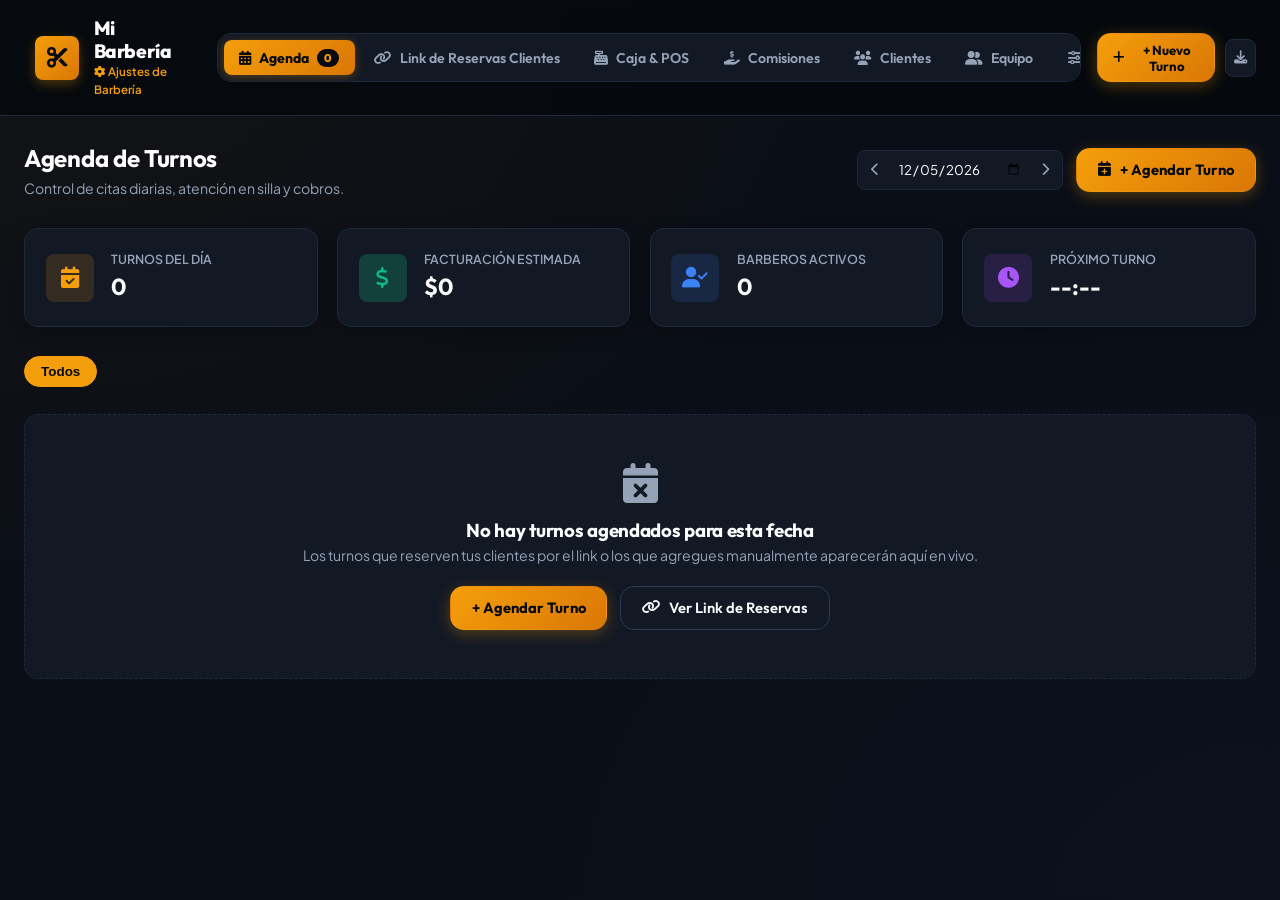
<file: index.html>
<!DOCTYPE html>
<html lang="es">
<head>
    <meta charset="UTF-8">
    <meta name="viewport" content="width=device-width, initial-scale=1.0">
    <title>BarberFlow - Panel de Control para Barberías</title>
    <!-- Google Fonts -->
    <link rel="preconnect" href="https://fonts.googleapis.com">
    <link rel="preconnect" href="https://fonts.gstatic.com" crossorigin>
    <link href="https://fonts.googleapis.com/css2?family=Outfit:wght@400;500;600;700;800&family=Plus+Jakarta+Sans:wght@400;500;600;700&display=swap" rel="stylesheet">
    <!-- Font Awesome Icons -->
    <link rel="stylesheet" href="https://cdnjs.cloudflare.com/ajax/libs/font-awesome/6.4.0/css/all.min.css">
    <!-- CSS -->
    <link rel="stylesheet" href="css/styles.css">
</head>
<body class="dark-theme">

    <!-- Barra Superior -->
    <header class="app-topbar">
        <div class="topbar-inner">
            <div class="shop-branding" onclick="switchMainTab('settings')">
                <div class="shop-logo-badge" id="headerShopLogoBadge">
                    <i class="fa-solid fa-scissors"></i>
                </div>
                <div class="shop-info-text">
                    <h1 class="shop-title-display" id="headerShopTitle">Mi Barbería</h1>
                    <span class="shop-subtitle"><i class="fa-solid fa-gear"></i> Ajustes de Barbería</span>
                </div>
            </div>

            <!-- Navegación de Herramientas Reales -->
            <nav class="main-tabs-nav">
                <button class="nav-tab-btn active" data-tab="agenda" onclick="switchMainTab('agenda')">
                    <i class="fa-solid fa-calendar-days"></i>
                    <span>Agenda</span>
                    <span class="badge-pill" id="badgePendingCount">0</span>
                </button>
                <button class="nav-tab-btn" data-tab="booking-link" onclick="switchMainTab('booking-link')">
                    <i class="fa-solid fa-link"></i>
                    <span>Link de Reservas Clientes</span>
                </button>
                <button class="nav-tab-btn" data-tab="pos" onclick="switchMainTab('pos')">
                    <i class="fa-solid fa-cash-register"></i>
                    <span>Caja & POS</span>
                </button>
                <button class="nav-tab-btn" data-tab="commissions" onclick="switchMainTab('commissions')">
                    <i class="fa-solid fa-hand-holding-dollar"></i>
                    <span>Comisiones</span>
                </button>
                <button class="nav-tab-btn" data-tab="clients" onclick="switchMainTab('clients')">
                    <i class="fa-solid fa-users"></i>
                    <span>Clientes</span>
                </button>
                <button class="nav-tab-btn" data-tab="barbers" onclick="switchMainTab('barbers')">
                    <i class="fa-solid fa-user-group"></i>
                    <span>Equipo</span>
                </button>
                <button class="nav-tab-btn" data-tab="settings" onclick="switchMainTab('settings')">
                    <i class="fa-solid fa-sliders"></i>
                    <span>Servicios y Ajustes</span>
                </button>
            </nav>

            <div class="topbar-actions">
                <button class="btn btn-primary btn-sm" onclick="openNewWalkInModal()">
                    <i class="fa-solid fa-plus"></i> + Nuevo Turno
                </button>
                <button class="btn-icon" onclick="exportDataBackup()" title="Descargar Respaldo de esta Barbería">
                    <i class="fa-solid fa-download"></i>
                </button>
            </div>
        </div>
    </header>

    <!-- Área de Trabajo -->
    <main class="app-workspace container">

        <!-- ========================================================================= -->
        <!-- 1. AGENDA EN VIVO                                                         -->
        <!-- ========================================================================= -->
        <section class="tab-panel active" id="panelAgenda">
            <div class="panel-header-row">
                <div class="panel-title-area">
                    <h2>Agenda de Turnos</h2>
                    <p class="text-muted">Control de citas diarias, atención en silla y cobros.</p>
                </div>
                <div class="panel-controls-group">
                    <div class="date-navigator">
                        <button class="btn-nav-date" onclick="changeAgendaDate(-1)"><i class="fa-solid fa-chevron-left"></i></button>
                        <input type="date" id="agendaDatePicker" onchange="loadAgenda()">
                        <button class="btn-nav-date" onclick="changeAgendaDate(1)"><i class="fa-solid fa-chevron-right"></i></button>
                    </div>
                    <button class="btn btn-primary" onclick="openNewWalkInModal()">
                        <i class="fa-solid fa-calendar-plus"></i> + Agendar Turno
                    </button>
                </div>
            </div>

            <!-- Resumen de Métricas -->
            <div class="kpi-banner">
                <div class="kpi-item">
                    <div class="kpi-icon gold"><i class="fa-solid fa-calendar-check"></i></div>
                    <div>
                        <span class="kpi-label">Turnos del Día</span>
                        <strong class="kpi-val" id="kpiTodayCount">0</strong>
                    </div>
                </div>
                <div class="kpi-item">
                    <div class="kpi-icon green"><i class="fa-solid fa-dollar-sign"></i></div>
                    <div>
                        <span class="kpi-label">Facturación Estimada</span>
                        <strong class="kpi-val" id="kpiTodayRevenue">$0</strong>
                    </div>
                </div>
                <div class="kpi-item">
                    <div class="kpi-icon blue"><i class="fa-solid fa-user-check"></i></div>
                    <div>
                        <span class="kpi-label">Barberos Activos</span>
                        <strong class="kpi-val" id="kpiActiveBarbers">0</strong>
                    </div>
                </div>
                <div class="kpi-item">
                    <div class="kpi-icon purple"><i class="fa-solid fa-clock"></i></div>
                    <div>
                        <span class="kpi-label">Próximo Turno</span>
                        <strong class="kpi-val" id="kpiNextTime">--:--</strong>
                    </div>
                </div>
            </div>

            <!-- Filtro por Barbero -->
            <div class="barbers-filter-row" id="agendaBarberFilters"></div>

            <!-- Grilla de Turnos -->
            <div class="appointments-board" id="agendaAppointmentsContainer"></div>
        </section>

        <!-- ========================================================================= -->
        <!-- 2. LINK DE RESERVAS ONLINE PARA CLIENTES                                  -->
        <!-- ========================================================================= -->
        <section class="tab-panel" id="panelBookingLink">
            <div class="share-link-card">
                <div class="share-link-header">
                    <div class="share-icon"><i class="fa-solid fa-calendar-check"></i></div>
                    <div>
                        <h3>Link de Reservas para tus Clientes</h3>
                        <p class="text-muted">Comparte este link con tus clientes para que agenden sus turnos por internet y aparezcan directamente en tu Agenda.</p>
                    </div>
                </div>
                <div class="share-input-row">
                    <input type="text" readonly id="publicBookingLinkInput" class="input-field link-input">
                    <button class="btn btn-primary" onclick="copyPublicBookingLink()"><i class="fa-regular fa-copy"></i> Copiar Link</button>
                    <button class="btn btn-whatsapp" onclick="shareBookingWhatsApp()"><i class="fa-brands fa-whatsapp"></i> Compartir por WhatsApp</button>
                    <button class="btn btn-secondary" onclick="openBookingPortalTab()"><i class="fa-solid fa-arrow-up-right-from-square"></i> Probar Link</button>
                </div>
            </div>

            <div class="app-card mt-4">
                <div class="card-header">
                    <h3><i class="fa-solid fa-circle-check text-green"></i> ¿Cómo funciona el link de reservas?</h3>
                </div>
                <div class="card-body">
                    <p class="text-muted" style="line-height: 1.8;">
                        1. Pega este link en tu biografía de <strong>Instagram</strong>, <strong>Facebook</strong> o pásalo por <strong>WhatsApp</strong>.<br>
                        2. Tus clientes eligen el servicio, barbero y horario disponible.<br>
                        3. Al confirmar, el turno entra <strong>automáticamente a tu Agenda en Vivo</strong> con los datos del cliente sin que tengas que responder mensajes manualmente.
                    </p>
                </div>
            </div>
        </section>

        <!-- ========================================================================= -->
        <!-- 3. CAJA & PUNTO DE VENTA (POS)                                            -->
        <!-- ========================================================================= -->
        <section class="tab-panel" id="panelPos">
            <div class="panel-header-row">
                <div class="panel-title-area">
                    <h2>Caja & Cobros Diarios (POS)</h2>
                    <p class="text-muted">Control de ingresos por servicios y productos, retiros de dinero y formas de pago.</p>
                </div>
                <div class="panel-controls-group">
                    <button class="btn btn-secondary" onclick="openExpenseModal()">
                        <i class="fa-solid fa-arrow-trend-down"></i> Registrar Gasto / Retiro
                    </button>
                    <button class="btn btn-primary" onclick="openQuickSaleModal()">
                        <i class="fa-solid fa-cart-plus"></i> + Registrar Venta / Cobro
                    </button>
                </div>
            </div>

            <!-- Balances -->
            <div class="pos-balance-grid">
                <div class="pos-card total">
                    <span class="pos-card-title">Balance Neto en Caja Hoy</span>
                    <h2 class="pos-amount text-gold" id="posTotalToday">$0.00</h2>
                    <small class="text-muted">Ingresos menos gastos</small>
                </div>
                <div class="pos-card">
                    <span class="pos-card-title"><i class="fa-solid fa-money-bill-wave text-green"></i> Efectivo</span>
                    <h3 class="pos-amount" id="posCashToday">$0.00</h3>
                </div>
                <div class="pos-card">
                    <span class="pos-card-title"><i class="fa-solid fa-credit-card text-blue"></i> Tarjeta</span>
                    <h3 class="pos-amount" id="posCardToday">$0.00</h3>
                </div>
                <div class="pos-card">
                    <span class="pos-card-title"><i class="fa-solid fa-qrcode text-purple"></i> Transferencia / QR</span>
                    <h3 class="pos-amount" id="posTransferToday">$0.00</h3>
                </div>
            </div>

            <!-- Tabla de Movimientos -->
            <div class="app-card table-card">
                <div class="card-header">
                    <h3>Movimientos de Caja</h3>
                </div>
                <div class="table-responsive">
                    <table class="data-table">
                        <thead>
                            <tr>
                                <th>Hora</th>
                                <th>Concepto</th>
                                <th>Cliente</th>
                                <th>Barbero</th>
                                <th>Método</th>
                                <th>Monto</th>
                                <th>Acción</th>
                            </tr>
                        </thead>
                        <tbody id="posTableBody"></tbody>
                    </table>
                </div>
            </div>
        </section>

        <!-- ========================================================================= -->
        <!-- 4. COMISIONES DE BARBEROS                                                 -->
        <!-- ========================================================================= -->
        <section class="tab-panel" id="panelCommissions">
            <div class="panel-header-row">
                <div class="panel-title-area">
                    <h2>Cálculo de Comisiones del Equipo</h2>
                    <p class="text-muted">Desglose exacto de lo generado por cada barbero y el margen neto del local.</p>
                </div>
            </div>

            <div class="commissions-staff-cards" id="commissionsGrid"></div>

            <div class="app-card table-card mt-4">
                <div class="card-header">
                    <h3>Detalle de Cortes Realizados</h3>
                </div>
                <div class="table-responsive">
                    <table class="data-table">
                        <thead>
                            <tr>
                                <th>Fecha/Hora</th>
                                <th>Barbero</th>
                                <th>Servicio</th>
                                <th>Precio Total</th>
                                <th>% Comisión</th>
                                <th>Pago a Barbero</th>
                                <th>Ganancia Local</th>
                            </tr>
                        </thead>
                        <tbody id="commissionsTableBody"></tbody>
                    </table>
                </div>
            </div>
        </section>

        <!-- ========================================================================= -->
        <!-- 5. CLIENTES & CRM                                                         -->
        <!-- ========================================================================= -->
        <section class="tab-panel" id="panelClients">
            <div class="panel-header-row">
                <div class="panel-title-area">
                    <h2>Directorio de Clientes</h2>
                    <p class="text-muted">Historial de visitas, notas de corte y contacto directo por WhatsApp.</p>
                </div>
                <div class="panel-controls-group">
                    <div class="search-input-box">
                        <i class="fa-solid fa-magnifying-glass"></i>
                        <input type="text" id="clientSearchInput" placeholder="Buscar por nombre o teléfono..." oninput="filterClientsList()">
                    </div>
                </div>
            </div>

            <div class="app-card table-card">
                <div class="table-responsive">
                    <table class="data-table">
                        <thead>
                            <tr>
                                <th>Cliente</th>
                                <th>WhatsApp</th>
                                <th>Visitas</th>
                                <th>Total Invertido</th>
                                <th>Última Visita</th>
                                <th>Notas de Corte</th>
                                <th>WhatsApp</th>
                            </tr>
                        </thead>
                        <tbody id="clientsTableBody"></tbody>
                    </table>
                </div>
            </div>
        </section>

        <!-- ========================================================================= -->
        <!-- 6. EQUIPO DE BARBEROS                                                     -->
        <!-- ========================================================================= -->
        <section class="tab-panel" id="panelBarbers">
            <div class="panel-header-row">
                <div class="panel-title-area">
                    <h2>Equipo de Barberos</h2>
                    <p class="text-muted">Gestiona a los barberos y ajusta su porcentaje de comisión.</p>
                </div>
                <div class="panel-controls-group">
                    <button class="btn btn-primary" onclick="openAddBarberModal()">
                        <i class="fa-solid fa-user-plus"></i> + Agregar Barbero
                    </button>
                </div>
            </div>

            <div class="barbers-management-grid" id="barbersManageContainer"></div>
        </section>

        <!-- ========================================================================= -->
        <!-- 7. SERVICIOS Y AJUSTES DE LA BARBERÍA                                     -->
        <!-- ========================================================================= -->
        <section class="tab-panel" id="panelSettings">
            <div class="panel-header-row">
                <div class="panel-title-area">
                    <h2>Configuración de tu Barbería</h2>
                    <p class="text-muted">Edita los precios de tus servicios, moneda, foto y datos del local.</p>
                </div>
                <div class="panel-controls-group">
                    <button class="btn btn-primary" onclick="saveShopSettings()">
                        <i class="fa-solid fa-floppy-disk"></i> Guardar Cambios
                    </button>
                </div>
            </div>

            <!-- Subida de Foto / Logo del Local -->
            <div class="photo-uploader-box">
                <div class="photo-preview-avatar" id="settingsPhotoPreview">
                    <i class="fa-solid fa-scissors"></i>
                </div>
                <div class="photo-upload-actions">
                    <strong style="display:block; font-size:1rem; margin-bottom:0.2rem;">Foto o Logo de tu Barbería</strong>
                    <p class="text-muted" style="font-size:0.82rem; margin-bottom:0.6rem;">Esta imagen aparecerá en tu panel y en el link de reservas para tus clientes.</p>
                    <div style="display:flex; gap:0.6rem; align-items:center;">
                        <label class="photo-btn-label">
                            <i class="fa-solid fa-camera"></i> Subir Foto
                            <input type="file" id="shopPhotoFileInput" accept="image/*" onchange="handlePhotoUpload(event)">
                        </label>
                        <button class="btn btn-secondary btn-sm" id="btnRemovePhoto" onclick="removeShopPhoto()" style="display:none;">
                            <i class="fa-solid fa-trash text-red"></i> Quitar Foto
                        </button>
                    </div>
                </div>
            </div>

            <div class="settings-two-columns">
                <!-- Datos del Negocio -->
                <div class="app-card">
                    <div class="card-header">
                        <h3><i class="fa-solid fa-store text-gold"></i> Datos del Local</h3>
                    </div>
                    <div class="card-body">
                        <div class="form-group">
                            <label>Nombre de la Barbería:</label>
                            <input type="text" id="settingShopName" class="input-field" value="Mi Barbería">
                        </div>
                        <div class="form-group">
                            <label>Dirección:</label>
                            <input type="text" id="settingShopAddress" class="input-field" placeholder="Dirección del local">
                        </div>
                        <div class="form-row-2">
                            <div class="form-group">
                                <label>Teléfono de WhatsApp:</label>
                                <input type="tel" id="settingShopPhone" class="input-field" placeholder="+54 9 11...">
                            </div>
                            <div class="form-group">
                                <label>Símbolo de Moneda ($ / ARS / MXN / EUR / COP):</label>
                                <input type="text" id="settingCurrency" class="input-field" value="$">
                            </div>
                        </div>
                    </div>
                </div>

                <!-- Lista de Servicios y Precios Editables -->
                <div class="app-card">
                    <div class="card-header flex-between">
                        <div>
                            <h3><i class="fa-solid fa-scissors text-gold"></i> Precios de Servicios</h3>
                            <small class="text-muted">Haz clic en el lápiz para editar cualquier precio.</small>
                        </div>
                        <button class="btn btn-primary btn-sm" onclick="openAddServiceModal()">
                            <i class="fa-solid fa-plus"></i> + Nuevo Servicio
                        </button>
                    </div>
                    <div class="card-body">
                        <div class="services-list-editable" id="manageServicesList"></div>
                    </div>
                </div>
            </div>

            <!-- Respaldo y Recuperación de Datos -->
            <div class="app-card mt-4">
                <div class="card-header">
                    <h3><i class="fa-solid fa-shield-halved text-gold"></i> Copia de Seguridad y Respaldo</h3>
                </div>
                <div class="card-body" style="display:flex; justify-content:space-between; align-items:center; flex-wrap:wrap; gap:1rem;">
                    <div>
                        <strong>Respaldar la información de tu barbería</strong>
                        <p class="text-muted" style="font-size:0.85rem;">Descarga una copia de todos tus turnos y clientes, o restáurala si cambias de teléfono o computadora.</p>
                    </div>
                    <div style="display:flex; gap:0.6rem; align-items:center;">
                        <button class="btn btn-secondary" onclick="exportDataBackup()">
                            <i class="fa-solid fa-download"></i> Descargar Respaldo
                        </button>
                        <label class="btn btn-secondary" style="cursor:pointer;">
                            <i class="fa-solid fa-upload"></i> Restaurar Respaldo
                            <input type="file" accept=".json" onchange="importDataBackup(event)" style="display:none;">
                        </label>
                    </div>
                </div>
            </div>
        </section>

    </main>

    <!-- ========================================================================= -->
    <!-- MODALES                                                                   -->
    <!-- ========================================================================= -->

    <!-- Modal: Editar Precio y Datos de Servicio -->
    <div class="modal-overlay" id="editServiceModal">
        <div class="modal-card">
            <div class="modal-header">
                <h3><i class="fa-solid fa-pen text-gold"></i> Modificar Precio / Servicio</h3>
                <button class="btn-close" onclick="closeModal('editServiceModal')">&times;</button>
            </div>
            <div class="modal-body">
                <form onsubmit="handleEditServiceSubmit(event)">
                    <input type="hidden" id="editServiceId">
                    <div class="form-group">
                        <label>Nombre del Servicio:</label>
                        <input type="text" id="editServiceName" required class="input-field">
                    </div>
                    <div class="form-row-2">
                        <div class="form-group">
                            <label>Precio:</label>
                            <input type="number" id="editServicePrice" required step="0.5" class="input-field" style="font-size:1.1rem; font-weight:700; color:var(--green);">
                        </div>
                        <div class="form-group">
                            <label>Duración (minutos):</label>
                            <input type="number" id="editServiceDuration" required step="5" class="input-field">
                        </div>
                    </div>
                    <div class="form-group">
                        <label>Descripción / Detalle (Opcional):</label>
                        <input type="text" id="editServiceDesc" class="input-field">
                    </div>
                    <button type="submit" class="btn btn-primary btn-block btn-large">
                        <i class="fa-solid fa-floppy-disk"></i> Guardar Nuevo Precio
                    </button>
                </form>
            </div>
        </div>
    </div>

    <!-- Modal: Turno Manual / Walk-In -->
    <div class="modal-overlay" id="walkInModal">
        <div class="modal-card">
            <div class="modal-header">
                <h3><i class="fa-solid fa-scissors text-gold"></i> Agendar Turno</h3>
                <button class="btn-close" onclick="closeModal('walkInModal')">&times;</button>
            </div>
            <div class="modal-body">
                <form onsubmit="handleWalkInSubmit(event)">
                    <div class="form-group">
                        <label>Nombre del Cliente:</label>
                        <input type="text" id="walkInClientName" required placeholder="Nombre del cliente" class="input-field">
                    </div>
                    <div class="form-group">
                        <label>Teléfono (WhatsApp):</label>
                        <input type="tel" id="walkInClientPhone" placeholder="+54 9 11..." class="input-field">
                    </div>
                    <div class="form-group">
                        <label>Servicio:</label>
                        <select id="walkInServiceSelect" class="input-field" required></select>
                    </div>
                    <div class="form-group">
                        <label>Barbero:</label>
                        <select id="walkInBarberSelect" class="input-field" required></select>
                    </div>
                    <div class="form-row-2">
                        <div class="form-group">
                            <label>Fecha:</label>
                            <input type="date" id="walkInDate" class="input-field" required>
                        </div>
                        <div class="form-group">
                            <label>Hora:</label>
                            <input type="time" id="walkInTime" class="input-field" value="16:00" required>
                        </div>
                    </div>
                    <button type="submit" class="btn btn-primary btn-block btn-large">
                        <i class="fa-solid fa-check"></i> Guardar Turno
                    </button>
                </form>
            </div>
        </div>
    </div>

    <!-- Modal: Venta POS / Cobro -->
    <div class="modal-overlay" id="quickSaleModal">
        <div class="modal-card">
            <div class="modal-header">
                <h3><i class="fa-solid fa-cart-plus text-green"></i> Registrar Venta / Cobro</h3>
                <button class="btn-close" onclick="closeModal('quickSaleModal')">&times;</button>
            </div>
            <div class="modal-body">
                <form onsubmit="handleQuickSaleSubmit(event)">
                    <div class="form-group">
                        <label>Concepto / Producto:</label>
                        <input type="text" id="saleConcept" required placeholder="Ej: Cera mate fijadora / Bebida" class="input-field">
                    </div>
                    <div class="form-row-2">
                        <div class="form-group">
                            <label>Monto:</label>
                            <input type="number" id="saleAmount" step="0.5" required placeholder="10.00" class="input-field">
                        </div>
                        <div class="form-group">
                            <label>Método de Pago:</label>
                            <select id="salePaymentMethod" class="input-field">
                                <option value="Efectivo">Efectivo</option>
                                <option value="Tarjeta">Tarjeta Débito/Crédito</option>
                                <option value="Transferencia">Transferencia / QR</option>
                            </select>
                        </div>
                    </div>
                    <div class="form-group">
                        <label>Barbero (Opcional):</label>
                        <select id="saleBarberSelect" class="input-field"></select>
                    </div>
                    <button type="submit" class="btn btn-primary btn-block btn-large">
                        <i class="fa-solid fa-cash-register"></i> Registrar en Caja
                    </button>
                </form>
            </div>
        </div>
    </div>

    <!-- Modal: Agregar Barbero -->
    <div class="modal-overlay" id="addBarberModal">
        <div class="modal-card">
            <div class="modal-header">
                <h3><i class="fa-solid fa-user-plus text-gold"></i> Agregar Barbero</h3>
                <button class="btn-close" onclick="closeModal('addBarberModal')">&times;</button>
            </div>
            <div class="modal-body">
                <form onsubmit="handleAddBarberSubmit(event)">
                    <div class="form-group">
                        <label>Nombre y Apellido:</label>
                        <input type="text" id="newBarberName" required placeholder="Ej: Lucas Martínez" class="input-field">
                    </div>
                    <div class="form-group">
                        <label>Especialidad / Cargo:</label>
                        <input type="text" id="newBarberSpecialty" placeholder="Ej: Fades y Barbas" class="input-field">
                    </div>
                    <div class="form-group">
                        <label>% de Comisión para el barbero:</label>
                        <input type="number" id="newBarberCommission" required value="50" min="0" max="100" class="input-field">
                    </div>
                    <button type="submit" class="btn btn-primary btn-block btn-large">
                        <i class="fa-solid fa-check"></i> Guardar Barbero
                    </button>
                </form>
            </div>
        </div>
    </div>

    <!-- Modal: Agregar Servicio -->
    <div class="modal-overlay" id="addServiceModal">
        <div class="modal-card">
            <div class="modal-header">
                <h3><i class="fa-solid fa-scissors text-gold"></i> Agregar Servicio</h3>
                <button class="btn-close" onclick="closeModal('addServiceModal')">&times;</button>
            </div>
            <div class="modal-body">
                <form onsubmit="handleAddServiceSubmit(event)">
                    <div class="form-group">
                        <label>Nombre del Servicio:</label>
                        <input type="text" id="newServiceName" required placeholder="Ej: Corte + Barba Deluxe" class="input-field">
                    </div>
                    <div class="form-row-2">
                        <div class="form-group">
                            <label>Precio:</label>
                            <input type="number" id="newServicePrice" required step="0.5" placeholder="15" class="input-field">
                        </div>
                        <div class="form-group">
                            <label>Duración (minutos):</label>
                            <input type="number" id="newServiceDuration" required value="40" step="5" class="input-field">
                        </div>
                    </div>
                    <div class="form-group">
                        <label>Descripción:</label>
                        <input type="text" id="newServiceDesc" placeholder="Detalles del corte..." class="input-field">
                    </div>
                    <button type="submit" class="btn btn-primary btn-block btn-large">
                        <i class="fa-solid fa-check"></i> Guardar Servicio
                    </button>
                </form>
            </div>
        </div>
    </div>

    <!-- Toasts -->
    <div class="toast-container" id="toastContainer"></div>

    <!-- Scripts -->
    <script src="js/data.js"></script>
    <script src="js/app.js"></script>
</body>
</html>
</file>
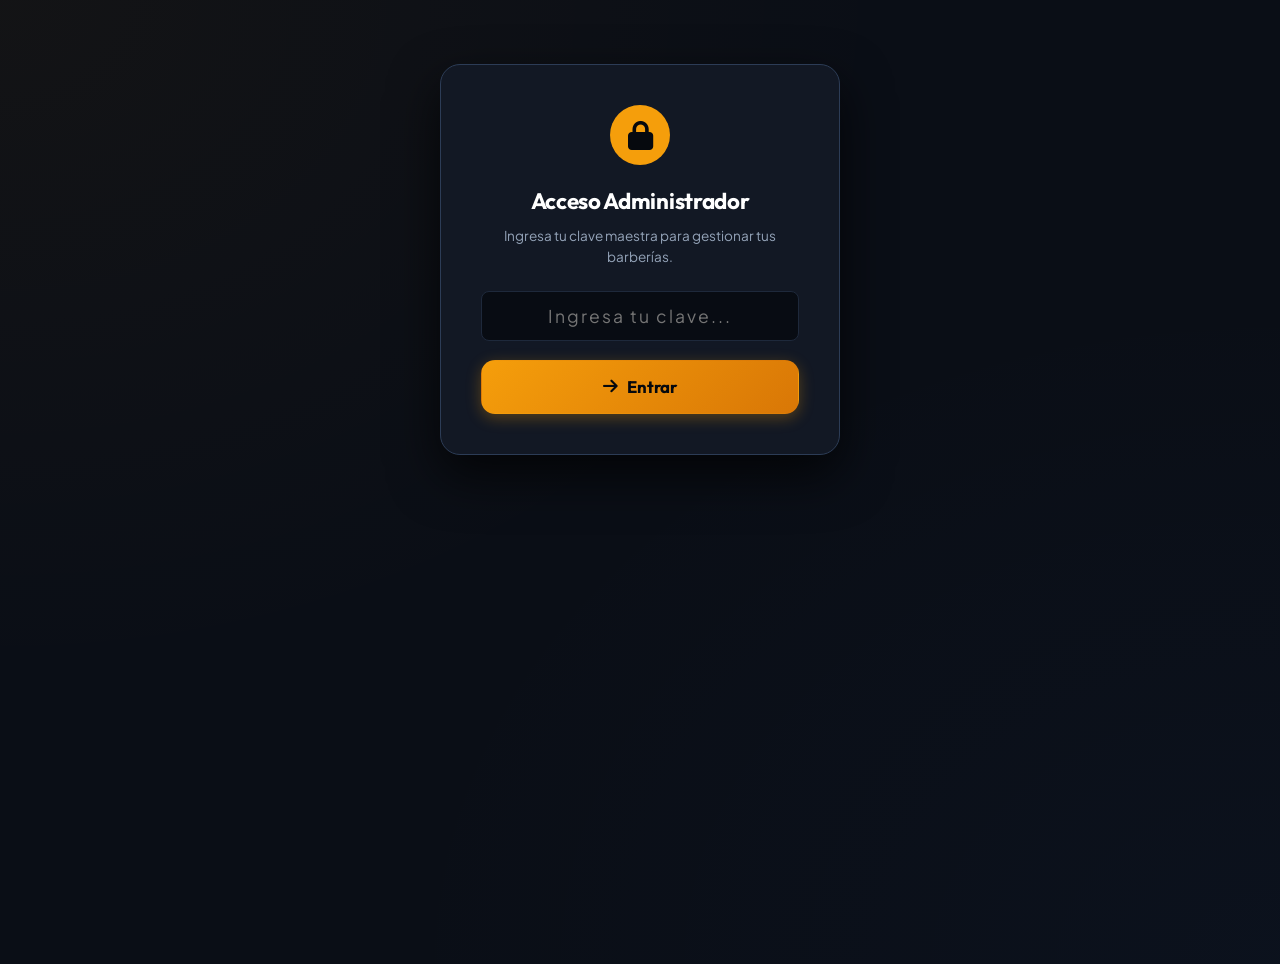
<file: admin.html>
<!DOCTYPE html>
<html lang="es">
<head>
    <meta charset="UTF-8">
    <meta name="viewport" content="width=device-width, initial-scale=1.0">
    <title>Administración de Barberías</title>
    <!-- Google Fonts -->
    <link rel="preconnect" href="https://fonts.googleapis.com">
    <link rel="preconnect" href="https://fonts.gstatic.com" crossorigin>
    <link href="https://fonts.googleapis.com/css2?family=Outfit:wght@400;500;600;700;800&family=Plus+Jakarta+Sans:wght@400;500;600;700&display=swap" rel="stylesheet">
    <!-- Font Awesome -->
    <link rel="stylesheet" href="https://cdnjs.cloudflare.com/ajax/libs/font-awesome/6.4.0/css/all.min.css">
    <!-- Stylesheet -->
    <link rel="stylesheet" href="css/styles.css">
    <style>
        .admin-page-container {
            max-width: 900px;
            margin: 2.5rem auto 4rem;
            padding: 0 1.2rem;
        }
        .admin-login-box {
            max-width: 400px;
            margin: 4rem auto;
            background: var(--bg-card);
            border: 1px solid var(--border-light);
            border-radius: var(--radius-lg);
            padding: 2.5rem;
            text-align: center;
            box-shadow: 0 20px 50px rgba(0,0,0,0.7);
        }
        .shops-list-clean {
            display: flex;
            flex-direction: column;
            gap: 1rem;
            margin-top: 1.5rem;
        }
        .shop-row-card {
            background: var(--bg-card);
            border: 1px solid var(--border-color);
            border-radius: var(--radius-md);
            padding: 1.2rem 1.5rem;
            display: flex;
            justify-content: space-between;
            align-items: center;
            flex-wrap: wrap;
            gap: 1rem;
            transition: var(--transition);
        }
        .shop-row-card:hover {
            border-color: var(--border-light);
        }
        .shop-row-card.is-blocked {
            border-left: 4px solid var(--red);
            opacity: 0.85;
        }
        .shop-row-card.is-active {
            border-left: 4px solid var(--green);
        }
        .btn-status-toggle {
            padding: 0.55rem 1.1rem;
            font-size: 0.85rem;
            font-weight: 700;
            border-radius: var(--radius-sm);
            border: none;
            cursor: pointer;
            display: inline-flex;
            align-items: center;
            gap: 0.5rem;
            transition: var(--transition);
        }
        .btn-status-toggle.active {
            background: rgba(16, 185, 129, 0.2);
            color: var(--green);
            border: 1px solid var(--green);
        }
        .btn-status-toggle.active:hover {
            background: rgba(239, 68, 68, 0.2);
            color: var(--red);
            border-color: var(--red);
        }
        .btn-status-toggle.blocked {
            background: rgba(239, 68, 68, 0.25);
            color: var(--red);
            border: 1px solid var(--red);
        }
        .btn-status-toggle.blocked:hover {
            background: rgba(16, 185, 129, 0.2);
            color: var(--green);
            border-color: var(--green);
        }
    </style>
</head>
<body class="dark-theme">

    <!-- PANTALLA DE ACCESO CON CLAVE -->
    <div id="loginSection" class="admin-login-box">
        <div style="width:60px;height:60px;background:var(--gold);color:#06090e;border-radius:50%;display:inline-flex;align-items:center;justify-content:center;font-size:1.8rem;margin-bottom:1.2rem;">
            <i class="fa-solid fa-lock"></i>
        </div>
        <h2 style="font-size: 1.4rem; margin-bottom: 0.4rem;">Acceso Administrador</h2>
        <p class="text-muted" style="font-size: 0.85rem; margin-bottom: 1.5rem;">Ingresa tu clave maestra para gestionar tus barberías.</p>
        
        <form onsubmit="doLogin(event)">
            <div class="form-group">
                <input type="password" id="adminPassInput" required placeholder="Ingresa tu clave..." class="input-field" style="text-align:center; font-size:1.1rem; letter-spacing:2px;">
            </div>
            <button type="submit" class="btn btn-primary btn-block btn-large">
                <i class="fa-solid fa-arrow-right"></i> Entrar
            </button>
        </form>
        <div id="errorMsg" class="text-red mt-2" style="display:none; font-size:0.85rem; font-weight:600;">
            Contraseña incorrecta
        </div>
    </div>

    <!-- PANEL PRINCIPAL SIMPLE -->
    <div id="mainSection" class="admin-page-container" style="display:none;">
        
        <div style="display:flex; justify-content:space-between; align-items:center; margin-bottom:1.8rem; flex-wrap:wrap; gap:1rem;">
            <div>
                <h1 style="font-size: 1.6rem;">Mis Barberías Clientes</h1>
                <p class="text-muted" style="font-size: 0.88rem;">Agrega nuevas barberías y controla su acceso si no abonan la cuota.</p>
            </div>
            <div style="display:flex; gap:0.6rem;">
                <button class="btn btn-primary" onclick="openModal('addShopModal')">
                    <i class="fa-solid fa-plus"></i> + Nueva Barbería
                </button>
                <button class="btn btn-secondary btn-sm" onclick="doLogout()">
                    <i class="fa-solid fa-right-from-bracket"></i> Salir
                </button>
            </div>
        </div>

        <!-- Lista de Barberías -->
        <div class="shops-list-clean" id="shopsListContainer"></div>

    </div>

    <!-- MODAL: AGREGAR BARBERÍA -->
    <div class="modal-overlay" id="addShopModal">
        <div class="modal-card">
            <div class="modal-header">
                <h3><i class="fa-solid fa-store text-gold"></i> Agregar Nueva Barbería</h3>
                <button class="btn-close" onclick="closeModal('addShopModal')">&times;</button>
            </div>
            <div class="modal-body">
                <form onsubmit="handleCreateShop(event)">
                    <div class="form-group">
                        <label>Nombre de la Barbería:</label>
                        <input type="text" id="shopNameInput" required placeholder="Ej: Barbería Elite" class="input-field">
                    </div>
                    <button type="submit" class="btn btn-primary btn-block btn-large mt-4">
                        <i class="fa-solid fa-check"></i> Crear Barbería y Generar Link
                    </button>
                </form>
            </div>
        </div>
    </div>

    <!-- Toast Notifications -->
    <div class="toast-container" id="toastContainer"></div>

    <script src="js/data.js"></script>
    <script>
        const STORAGE_KEY = 'BARBERFLOW_SUPERADMIN_SHOPS_V1';
        const DEFAULT_PASS = 'admin123';

        function checkAuth() {
            if (sessionStorage.getItem('ADMIN_AUTH') === 'true') {
                document.getElementById('loginSection').style.display = 'none';
                document.getElementById('mainSection').style.display = 'block';
                renderShops();
            } else {
                document.getElementById('loginSection').style.display = 'block';
                document.getElementById('mainSection').style.display = 'none';
            }
        }

        function doLogin(e) {
            e.preventDefault();
            const pass = document.getElementById('adminPassInput').value.trim();
            if (pass === DEFAULT_PASS) {
                sessionStorage.setItem('ADMIN_AUTH', 'true');
                checkAuth();
            } else {
                document.getElementById('errorMsg').style.display = 'block';
            }
        }

        function doLogout() {
            sessionStorage.removeItem('ADMIN_AUTH');
            location.reload();
        }

        function getShops() {
            const data = localStorage.getItem(STORAGE_KEY);
            if (!data) {
                const initial = [{ id: 'mi-barberia', name: 'Mi Barbería', status: 'active' }];
                saveShops(initial);
                return initial;
            }
            return JSON.parse(data);
        }

        function saveShops(list) {
            localStorage.setItem(STORAGE_KEY, JSON.stringify(list));
            // Actualizar mapa de bloqueo global
            const blockedMap = {};
            list.forEach(s => {
                blockedMap[s.id] = (s.status === 'blocked');
            });
            localStorage.setItem('BARBERFLOW_BLOCKED_SHOPS', JSON.stringify(blockedMap));
        }

        function renderShops() {
            const list = getShops();
            const container = document.getElementById('shopsListContainer');

            if (list.length === 0) {
                container.innerHTML = `
                    <div style="text-align:center; padding:3rem; background:var(--bg-card); border-radius:var(--radius-md); border:1px dashed var(--border-color);">
                        <p class="text-muted">No tienes barberías agregadas aún.</p>
                        <button class="btn btn-primary mt-2" onclick="openModal('addShopModal')">+ Agregar tu primera barbería</button>
                    </div>
                `;
                return;
            }

            const origin = window.location.origin;
            const path = window.location.pathname.replace('admin.html', '');
            const base = `${origin}${path}`;

            container.innerHTML = list.map(shop => {
                const isBlocked = shop.status === 'blocked';
                const link = `${base}?shop=${shop.id}`;

                return `
                    <div class="shop-row-card ${isBlocked ? 'is-blocked' : 'is-active'}">
                        <div>
                            <h3 style="font-size: 1.15rem; margin-bottom: 0.2rem;">${shop.name}</h3>
                            <span class="text-muted" style="font-size: 0.8rem;">ID: <code>${shop.id}</code></span>
                        </div>

                        <div style="display:flex; align-items:center; gap:0.8rem; flex-wrap:wrap;">
                            <button class="btn btn-secondary btn-sm" onclick="copyLink('${link}')">
                                <i class="fa-regular fa-copy"></i> Copiar Link para el Barbero
                            </button>

                            <button class="btn-status-toggle ${isBlocked ? 'blocked' : 'active'}" onclick="toggleStatus('${shop.id}')" title="Haz clic para cambiar el estado">
                                <i class="fa-solid ${isBlocked ? 'fa-lock' : 'fa-check'}"></i>
                                ${isBlocked ? 'BLOQUEADA (Sin acceso)' : 'ACTIVA (Con acceso)'}
                            </button>

                            <button class="btn-icon" title="Eliminar Barbería" onclick="removeShop('${shop.id}')">
                                <i class="fa-solid fa-trash text-muted"></i>
                            </button>
                        </div>
                    </div>
                `;
            }).join('');
        }

        function toggleStatus(shopId) {
            const list = getShops();
            const shop = list.find(s => s.id === shopId);
            if (shop) {
                shop.status = (shop.status === 'active') ? 'blocked' : 'active';
                saveShops(list);
                renderShops();
                showToast(shop.status === 'blocked' ? `Barbería ${shop.name} bloqueada` : `Barbería ${shop.name} activada`);
            }
        }

        function copyLink(url) {
            navigator.clipboard.writeText(url);
            showToast('¡Link copiado al portapapeles!');
        }

        function removeShop(shopId) {
            if (confirm('¿Eliminar esta barbería?')) {
                let list = getShops();
                list = list.filter(s => s.id !== shopId);
                saveShops(list);
                renderShops();
                showToast('Barbería eliminada');
            }
        }

        function handleCreateShop(e) {
            e.preventDefault();
            const name = document.getElementById('shopNameInput').value.trim();
            const slug = name.toLowerCase().normalize("NFD").replace(/[\u0300-\u036f]/g, "").replace(/[^a-z0-9]/g, '-').replace(/-+/g, '-').replace(/^-|-$/g, '');

            const list = getShops();
            if (list.some(s => s.id === slug)) {
                alert('Ya existe una barbería con un nombre similar.');
                return;
            }

            list.push({
                id: slug,
                name: name,
                status: 'active'
            });

            saveShops(list);
            closeModal('addShopModal');
            document.getElementById('shopNameInput').value = '';
            renderShops();
            showToast(`Barbería "${name}" creada con éxito`);
        }

        function openModal(id) {
            document.getElementById(id)?.classList.add('active');
        }

        function closeModal(id) {
            document.getElementById(id)?.classList.remove('active');
        }

        function showToast(msg) {
            const container = document.getElementById('toastContainer');
            if (!container) return;
            const toast = document.createElement('div');
            toast.className = 'toast success';
            toast.innerHTML = `<i class="fa-solid fa-circle-check text-green"></i> <span>${msg}</span>`;
            container.appendChild(toast);
            setTimeout(() => {
                toast.style.opacity = '0';
                toast.style.transform = 'translateX(100%)';
                setTimeout(() => toast.remove(), 300);
            }, 3000);
        }

        document.addEventListener('DOMContentLoaded', checkAuth);
    </script>
</body>
</html>
</file>
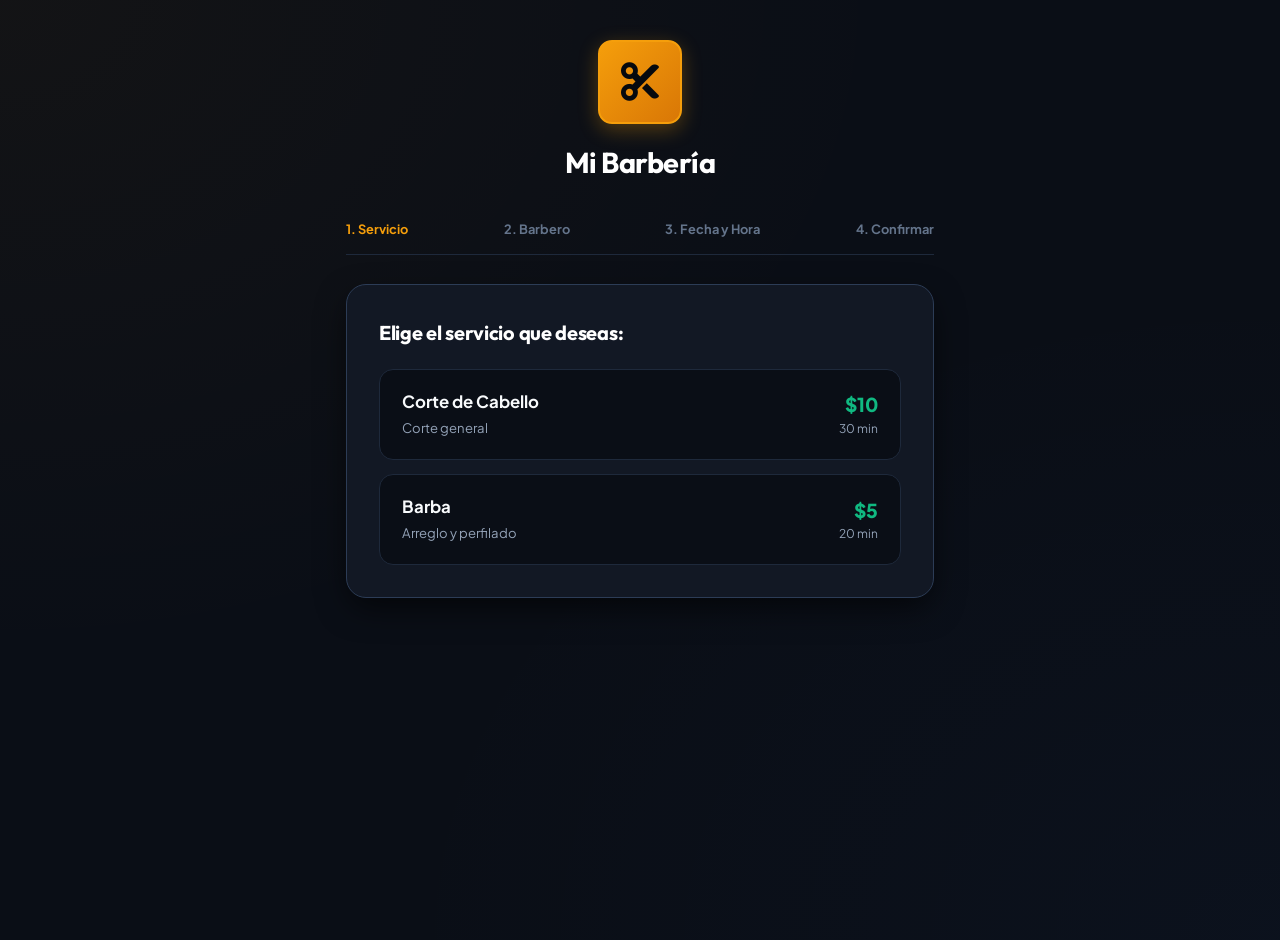
<file: booking.html>
<!DOCTYPE html>
<html lang="es">
<head>
    <meta charset="UTF-8">
    <meta name="viewport" content="width=device-width, initial-scale=1.0">
    <title>Reservar Turno Online</title>
    <!-- Google Fonts -->
    <link rel="preconnect" href="https://fonts.googleapis.com">
    <link rel="preconnect" href="https://fonts.gstatic.com" crossorigin>
    <link href="https://fonts.googleapis.com/css2?family=Outfit:wght@400;500;600;700;800&family=Plus+Jakarta+Sans:wght@400;500;600;700&display=swap" rel="stylesheet">
    <!-- Font Awesome -->
    <link rel="stylesheet" href="https://cdnjs.cloudflare.com/ajax/libs/font-awesome/6.4.0/css/all.min.css">
    <!-- Stylesheet -->
    <link rel="stylesheet" href="css/styles.css">
</head>
<body class="dark-theme">

    <div class="booking-portal-container">
        
        <!-- Encabezado del Local -->
        <header class="booking-shop-header">
            <div class="booking-shop-avatar" id="bookShopAvatar">
                <i class="fa-solid fa-scissors"></i>
            </div>
            <h1 class="booking-shop-title" id="bookShopName">Mi Barbería</h1>
            <p class="booking-shop-address text-muted" id="bookShopAddress"><i class="fa-solid fa-location-dot"></i> Ubicación del local</p>
        </header>

        <!-- Pasos de Reserva -->
        <div class="booking-steps-nav">
            <div class="step-indicator active" id="stepInd1">1. Servicio</div>
            <div class="step-indicator" id="stepInd2">2. Barbero</div>
            <div class="step-indicator" id="stepInd3">3. Fecha y Hora</div>
            <div class="step-indicator" id="stepInd4">4. Confirmar</div>
        </div>

        <!-- PASO 1: Seleccionar Servicio -->
        <div class="booking-step-box active" id="bookingStep1">
            <h3 class="step-heading">Elige el servicio que deseas:</h3>
            <div class="services-list-select" id="bookServicesList"></div>
        </div>

        <!-- PASO 2: Seleccionar Barbero -->
        <div class="booking-step-box" id="bookingStep2">
            <div class="step-nav-bar">
                <button class="btn-back" onclick="goToStep(1)"><i class="fa-solid fa-arrow-left"></i> Volver</button>
                <h3 class="step-heading">Elige tu barbero de preferencia:</h3>
            </div>
            <div class="barbers-list-select" id="bookBarbersList"></div>
        </div>

        <!-- PASO 3: Seleccionar Fecha y Horario -->
        <div class="booking-step-box" id="bookingStep3">
            <div class="step-nav-bar">
                <button class="btn-back" onclick="goToStep(2)"><i class="fa-solid fa-arrow-left"></i> Volver</button>
                <h3 class="step-heading">Elige el día y la hora:</h3>
            </div>
            
            <div class="date-picker-scroll" id="bookDateScroll"></div>

            <h4 class="mt-4" style="font-size:0.95rem; color:var(--text-muted);">Horarios disponibles:</h4>
            <div class="time-slots-grid" id="bookTimeSlots"></div>
        </div>

        <!-- PASO 4: Datos del Cliente y Confirmación -->
        <div class="booking-step-box" id="bookingStep4">
            <div class="step-nav-bar">
                <button class="btn-back" onclick="goToStep(3)"><i class="fa-solid fa-arrow-left"></i> Volver</button>
                <h3 class="step-heading">Completa tus datos para confirmar:</h3>
            </div>

            <!-- Resumen del Turno -->
            <div class="appointment-summary-card" id="bookingSummaryCard"></div>

            <form onsubmit="handlePublicBookingSubmit(event)">
                <div class="form-group">
                    <label>Tu Nombre y Apellido:</label>
                    <input type="text" id="bookClientName" required placeholder="Ej: Lucas Martínez" class="input-field">
                </div>
                <div class="form-group">
                    <label>Tu Número de WhatsApp:</label>
                    <input type="tel" id="bookClientPhone" required placeholder="Ej: +54 9 11 2345-6789" class="input-field">
                </div>
                <button type="submit" class="btn btn-primary btn-block btn-large">
                    <i class="fa-solid fa-check-circle"></i> Confirmar Turno
                </button>
            </form>
        </div>

        <!-- PANTALLA DE ÉXITO -->
        <div class="booking-step-box" id="bookingSuccessBox">
            <div class="success-ticket-box">
                <div class="success-icon text-green"><i class="fa-solid fa-circle-check"></i></div>
                <h2>¡Turno Reservado con Éxito!</h2>
                <p class="text-muted" style="margin: 0.5rem 0 1.5rem;">Tu cita ha quedado registrada directamente en la agenda de la barbería.</p>

                <div class="ticket-details" id="successTicketDetails"></div>

                <button class="btn btn-whatsapp btn-block btn-large mt-4" id="btnWhatsAppConfirm">
                    <i class="fa-brands fa-whatsapp"></i> Enviar Confirmación por WhatsApp
                </button>
                <button class="btn btn-secondary btn-block mt-2" onclick="location.reload()">
                    <i class="fa-solid fa-plus"></i> Reservar Otro Turno
                </button>
            </div>
        </div>

    </div>

    <!-- Scripts -->
    <script src="js/data.js"></script>
    <script>
        let bookingState = {
            service: null,
            barber: null,
            date: new Date().toISOString().split('T')[0],
            time: null
        };

        document.addEventListener('DOMContentLoaded', () => {
            if (typeof isShopBlocked === 'function' && isShopBlocked()) {
                document.querySelector('.booking-portal-container').innerHTML = `
                    <div style="background: #121824; border: 1px solid #ef4444; border-radius: 16px; padding: 2.5rem; text-align: center; margin-top: 3rem;">
                        <div style="width: 70px; height: 70px; background: rgba(239, 68, 68, 0.15); color: #ef4444; border-radius: 50%; display: inline-flex; align-items: center; justify-content: center; font-size: 2rem; margin-bottom: 1.2rem;">
                            <i class="fa-solid fa-calendar-xmark"></i>
                        </div>
                        <h2 style="color: #ffffff; margin-bottom: 0.5rem;">Reservas Temporalmente Suspendidas</h2>
                        <p style="color: #94a3b8; font-size: 0.95rem;">El sistema de turnos online de esta barbería se encuentra momentáneamente pausado. Por favor, comunícate directamente con el local.</p>
                    </div>
                `;
                return;
            }
            loadShopInfo();
            loadServices();
            loadBarbers();
            renderDates();
        });

        function loadShopInfo() {
            const store = getStore();
            document.getElementById('bookShopName').textContent = store.shop.name || 'Mi Barbería';
            
            // Render custom photo in header avatar if available
            const avatar = document.getElementById('bookShopAvatar');
            if (store.shop.photo) {
                avatar.innerHTML = `<img src="${store.shop.photo}" alt="Logo">`;
            } else {
                avatar.innerHTML = `<i class="fa-solid fa-scissors"></i>`;
            }

            if (store.shop.address) {
                document.getElementById('bookShopAddress').innerHTML = `<i class="fa-solid fa-location-dot"></i> ${store.shop.address}`;
            } else {
                document.getElementById('bookShopAddress').style.display = 'none';
            }
        }

        function loadServices() {
            const store = getStore();
            const curr = store.shop.currency || '$';
            const container = document.getElementById('bookServicesList');

            if (!store.services || store.services.length === 0) {
                container.innerHTML = `<p class="text-muted" style="text-align:center; padding: 2rem;">No hay servicios disponibles en este momento.</p>`;
                return;
            }

            container.innerHTML = store.services.map(s => `
                <div class="service-item-card" onclick="selectService('${s.id}')">
                    <div>
                        <strong style="font-size:1.05rem; display:block;">${s.name}</strong>
                        ${s.desc ? `<span class="text-muted" style="font-size:0.82rem;">${s.desc}</span>` : ''}
                    </div>
                    <div style="text-align:right;">
                        <span class="text-green" style="font-size:1.2rem; font-weight:800;">${curr}${s.price}</span>
                        <span class="text-muted" style="font-size:0.75rem; display:block;">${s.duration} min</span>
                    </div>
                </div>
            `).join('');
        }

        function selectService(id) {
            const store = getStore();
            bookingState.service = store.services.find(s => s.id === id);
            goToStep(2);
        }

        function loadBarbers() {
            const store = getStore();
            const container = document.getElementById('bookBarbersList');

            let html = `
                <div class="barber-item-card" onclick="selectBarber('any')">
                    <div class="barber-icon-avatar"><i class="fa-solid fa-users"></i></div>
                    <strong>Cualquiera Disponible</strong>
                    <span class="text-muted" style="font-size:0.78rem; display:block;">El primer barbero libre</span>
                </div>
            `;

            if (store.barbers && store.barbers.length > 0) {
                html += store.barbers.filter(b => b.active !== false).map(b => `
                    <div class="barber-item-card" onclick="selectBarber('${b.id}')">
                        <div class="barber-icon-avatar"><i class="fa-solid fa-scissors"></i></div>
                        <strong>${b.name}</strong>
                        <span class="text-muted" style="font-size:0.78rem; display:block;">${b.specialty || 'Barbero'}</span>
                    </div>
                `).join('');
            }

            container.innerHTML = html;
        }

        function selectBarber(id) {
            const store = getStore();
            if (id === 'any') {
                const first = (store.barbers && store.barbers.length > 0) ? store.barbers[0] : { id: null, name: 'Cualquiera Disponible' };
                bookingState.barber = { id: first.id, name: first.name };
            } else {
                bookingState.barber = store.barbers.find(b => b.id === id);
            }
            goToStep(3);
        }

        function renderDates() {
            const container = document.getElementById('bookDateScroll');
            const days = ['Dom', 'Lun', 'Mar', 'Mié', 'Jue', 'Vie', 'Sáb'];
            let html = '';
            const today = new Date();

            for (let i = 0; i < 7; i++) {
                const d = new Date();
                d.setDate(today.getDate() + i);
                const iso = d.toISOString().split('T')[0];
                const dayName = days[d.getDay()];
                const dayNum = d.getDate();

                html += `
                    <div class="date-card ${i === 0 ? 'active' : ''}" onclick="selectDate('${iso}', this)">
                        <span style="font-size:0.75rem; text-transform:uppercase;">${dayName}</span>
                        <strong style="font-size:1.2rem; display:block;">${dayNum}</strong>
                    </div>
                `;
            }
            container.innerHTML = html;
            renderTimeSlots();
        }

        function selectDate(iso, el) {
            bookingState.date = iso;
            document.querySelectorAll('.date-card').forEach(c => c.classList.remove('active'));
            el.classList.add('active');
            renderTimeSlots();
        }

        function renderTimeSlots() {
            const container = document.getElementById('bookTimeSlots');
            const slots = ['10:00', '11:00', '12:00', '13:00', '14:30', '15:30', '16:30', '17:30', '18:30', '19:30'];
            
            // Comprobar horarios ocupados
            const store = getStore();
            const taken = (store.appointments || [])
                .filter(a => a.date === bookingState.date && a.status !== 'NoAsistio' && (bookingState.barber.id === null || a.barberId === bookingState.barber.id))
                .map(a => a.time);

            container.innerHTML = slots.map(t => {
                const isTaken = taken.includes(t);
                return `
                    <button class="time-slot-btn ${isTaken ? 'disabled' : ''}" ${isTaken ? 'disabled' : ''} onclick="selectTime('${t}', this)">
                        ${t}
                    </button>
                `;
            }).join('');
        }

        function selectTime(t, el) {
            bookingState.time = t;
            document.querySelectorAll('.time-slot-btn').forEach(b => b.classList.remove('active'));
            el.classList.add('active');
            goToStep(4);
        }

        function goToStep(step) {
            for (let i = 1; i <= 4; i++) {
                document.getElementById(`bookingStep${i}`)?.classList.remove('active');
                document.getElementById(`stepInd${i}`)?.classList.remove('active');
            }
            document.getElementById(`bookingStep${step}`)?.classList.add('active');
            for (let i = 1; i <= step; i++) {
                document.getElementById(`stepInd${i}`)?.classList.add('active');
            }

            if (step === 4) {
                const store = getStore();
                const curr = store.shop.currency || '$';
                document.getElementById('bookingSummaryCard').innerHTML = `
                    <div class="summary-line"><span>Servicio:</span><strong>${bookingState.service.name} (${curr}${bookingState.service.price})</strong></div>
                    <div class="summary-line"><span>Duración:</span><span>${bookingState.service.duration} min</span></div>
                    <div class="summary-line"><span>Barbero:</span><strong>${bookingState.barber.name}</strong></div>
                    <div class="summary-line"><span>Fecha y Hora:</span><strong class="text-gold">${bookingState.date} a las ${bookingState.time} hs</strong></div>
                `;
            }
        }

        function handlePublicBookingSubmit(e) {
            e.preventDefault();
            const name = document.getElementById('bookClientName').value.trim();
            const phone = document.getElementById('bookClientPhone').value.trim();

            const store = getStore();
            const newApp = {
                id: 'app-' + Date.now(),
                clientName: name,
                clientPhone: phone,
                serviceId: bookingState.service.id,
                barberId: bookingState.barber.id,
                date: bookingState.date,
                time: bookingState.time,
                status: 'Pendiente',
                notes: 'Reserva online del cliente',
                paid: false,
                amount: bookingState.service.price
            };

            if (!store.appointments) store.appointments = [];
            store.appointments.push(newApp);

            // Registrar cliente en CRM
            if (!store.clients) store.clients = [];
            const cli = store.clients.find(c => (phone && c.phone === phone) || c.name === name);
            if (cli) {
                cli.visits = (cli.visits || 1) + 1;
            } else {
                store.clients.push({
                    id: 'cli-' + Date.now(),
                    name: name,
                    phone: phone,
                    visits: 1,
                    totalSpent: 0,
                    lastVisit: bookingState.date,
                    notes: 'Cliente de reserva online'
                });
            }

            saveStore(store);

            // Mostrar pantalla de éxito
            for (let i = 1; i <= 4; i++) {
                document.getElementById(`bookingStep${i}`)?.classList.remove('active');
            }
            document.getElementById('bookingSuccessBox').classList.add('active');

            const curr = store.shop.currency || '$';
            document.getElementById('successTicketDetails').innerHTML = `
                <div class="summary-line"><span>Cliente:</span><strong>${name}</strong></div>
                <div class="summary-line"><span>Servicio:</span><strong>${bookingState.service.name} (${curr}${bookingState.service.price})</strong></div>
                <div class="summary-line"><span>Barbero:</span><strong>${bookingState.barber.name}</strong></div>
                <div class="summary-line"><span>Fecha:</span><strong class="text-gold">${bookingState.date} - ${bookingState.time} hs</strong></div>
            `;

            const msg = encodeURIComponent(`Hola ${store.shop.name}! Acabo de reservar mi turno online para el ${bookingState.date} a las ${bookingState.time} hs.\n\n💈 Servicio: ${bookingState.service.name}\n👤 Nombre: ${name}`);
            const shopPhone = (store.shop.phone || '').replace(/[^0-9]/g, '');
            document.getElementById('btnWhatsAppConfirm').onclick = () => {
                if (shopPhone) {
                    window.open(`https://wa.me/${shopPhone}?text=${msg}`, '_blank');
                } else {
                    window.open(`https://wa.me/?text=${msg}`, '_blank');
                }
            };
        }
    </script>
</body>
</html>
</file>
<file: css/styles.css>
/* ==========================================================================
   BARBERFLOW - SISTEMA DE DISEÑO ULTRA PREMIUM (DARK LUXURY BARBER)
   ========================================================================== */

:root {
    --bg-darkest: #06090e;
    --bg-main: #0a0e16;
    --bg-card: #121824;
    --bg-card-hover: #182232;
    --bg-card-elevated: #1a2436;
    --bg-input: #080c13;
    --border-color: #1e293b;
    --border-light: #2c3c56;
    --border-focus: #f59e0b;

    /* Accents */
    --gold: #f59e0b;
    --gold-light: #fbbf24;
    --gold-gradient: linear-gradient(135deg, #f59e0b 0%, #d97706 100%);
    --gold-glow: rgba(245, 158, 11, 0.3);
    
    --green: #10b981;
    --green-glow: rgba(16, 185, 129, 0.25);
    --blue: #3b82f6;
    --red: #ef4444;
    --purple: #a855f7;

    /* Text */
    --text-main: #f8fafc;
    --text-muted: #94a3b8;
    --text-dim: #64748b;

    /* Fonts */
    --font-heading: 'Outfit', sans-serif;
    --font-body: 'Plus Jakarta Sans', sans-serif;

    /* Radii & Shadows */
    --radius-sm: 8px;
    --radius-md: 14px;
    --radius-lg: 20px;
    --radius-full: 9999px;
    
    --shadow-card: 0 12px 32px -4px rgba(0, 0, 0, 0.65);
    --shadow-glow: 0 0 20px var(--gold-glow);
    --transition: all 0.22s cubic-bezier(0.4, 0, 0.2, 1);
}

* {
    margin: 0;
    padding: 0;
    box-sizing: border-box;
}

body.dark-theme {
    background-color: var(--bg-main);
    background-image: 
        radial-gradient(at 0% 0%, rgba(245, 158, 11, 0.04) 0px, transparent 50%),
        radial-gradient(at 100% 100%, rgba(59, 130, 246, 0.03) 0px, transparent 50%);
    color: var(--text-main);
    font-family: var(--font-body);
    line-height: 1.55;
    min-height: 100vh;
    overflow-x: hidden;
    -webkit-font-smoothing: antialiased;
}

h1, h2, h3, h4, h5, h6 {
    font-family: var(--font-heading);
    color: #ffffff;
    font-weight: 700;
    letter-spacing: -0.3px;
}

.text-gold { color: var(--gold) !important; }
.text-green { color: var(--green) !important; }
.text-blue { color: var(--blue) !important; }
.text-red { color: var(--red) !important; }
.text-purple { color: var(--purple) !important; }
.text-muted { color: var(--text-muted); font-size: 0.88rem; }
.mt-2 { margin-top: 0.5rem; }
.mt-4 { margin-top: 1.5rem; }

.container {
    max-width: 1400px;
    margin: 0 auto;
    padding: 1.5rem;
}

/* ==========================================================================
   BUTTONS
   ========================================================================== */
.btn {
    display: inline-flex;
    align-items: center;
    justify-content: center;
    gap: 0.6rem;
    padding: 0.7rem 1.3rem;
    font-family: var(--font-heading);
    font-size: 0.92rem;
    font-weight: 600;
    border-radius: var(--radius-md);
    border: 1px solid transparent;
    cursor: pointer;
    transition: var(--transition);
    user-select: none;
    text-decoration: none;
}

.btn-primary {
    background: var(--gold-gradient);
    color: #06090e;
    font-weight: 700;
    box-shadow: 0 4px 15px var(--gold-glow);
}

.btn-primary:hover {
    transform: translateY(-2px);
    box-shadow: 0 8px 22px rgba(245, 158, 11, 0.45);
    background: linear-gradient(135deg, var(--gold-light), var(--gold));
}

.btn-secondary {
    background: var(--bg-card);
    border: 1px solid var(--border-light);
    color: var(--text-main);
}

.btn-secondary:hover {
    background: var(--bg-card-hover);
    border-color: var(--gold);
    color: #ffffff;
}

.btn-whatsapp {
    background: linear-gradient(135deg, #25D366, #128C7E);
    color: #ffffff;
    font-weight: 700;
    box-shadow: 0 4px 14px rgba(37, 211, 102, 0.3);
}

.btn-whatsapp:hover {
    transform: translateY(-2px);
    box-shadow: 0 6px 18px rgba(37, 211, 102, 0.45);
}

.btn-sm {
    padding: 0.45rem 0.9rem;
    font-size: 0.82rem;
}

.btn-large {
    padding: 0.95rem 1.8rem;
    font-size: 1.05rem;
}

.btn-block {
    width: 100%;
}

.btn-icon {
    width: 38px;
    height: 38px;
    border-radius: var(--radius-sm);
    background: var(--bg-card);
    border: 1px solid var(--border-color);
    color: var(--text-muted);
    display: inline-flex;
    align-items: center;
    justify-content: center;
    cursor: pointer;
    transition: var(--transition);
}

.btn-icon:hover {
    color: var(--gold);
    border-color: var(--gold);
    background: var(--bg-card-hover);
}

.btn-close {
    background: transparent;
    border: none;
    color: var(--text-muted);
    font-size: 1.6rem;
    cursor: pointer;
    line-height: 1;
}

.btn-close:hover {
    color: #ffffff;
}

.btn-back {
    background: var(--bg-card);
    border: 1px solid var(--border-color);
    color: var(--text-muted);
    padding: 0.45rem 0.9rem;
    border-radius: var(--radius-sm);
    font-size: 0.85rem;
    cursor: pointer;
    transition: var(--transition);
    display: inline-flex;
    align-items: center;
    gap: 0.4rem;
}

.btn-back:hover {
    color: #ffffff;
    border-color: var(--gold);
}

/* ==========================================================================
   INPUTS & FORMS
   ========================================================================== */
.input-field {
    width: 100%;
    background: var(--bg-input);
    border: 1px solid var(--border-color);
    color: #ffffff;
    padding: 0.8rem 1.1rem;
    border-radius: var(--radius-sm);
    font-family: var(--font-body);
    font-size: 0.94rem;
    transition: var(--transition);
}

.input-field:focus {
    outline: none;
    border-color: var(--gold);
    box-shadow: 0 0 14px var(--gold-glow);
    background: #090e18;
}

.form-group {
    margin-bottom: 1.2rem;
}

.form-group label {
    display: block;
    font-size: 0.85rem;
    font-weight: 600;
    color: var(--text-muted);
    margin-bottom: 0.45rem;
}

.form-row-2 {
    display: grid;
    grid-template-columns: 1fr 1fr;
    gap: 1.2rem;
}

/* Photo Uploader Card */
.photo-uploader-box {
    display: flex;
    align-items: center;
    gap: 1.5rem;
    background: var(--bg-main);
    border: 1px dashed var(--border-light);
    border-radius: var(--radius-md);
    padding: 1.2rem;
    margin-bottom: 1.4rem;
}

.photo-preview-avatar {
    width: 72px;
    height: 72px;
    border-radius: var(--radius-md);
    background: var(--bg-card);
    border: 2px solid var(--gold);
    display: flex;
    align-items: center;
    justify-content: center;
    overflow: hidden;
    box-shadow: 0 4px 12px rgba(0, 0, 0, 0.5);
    flex-shrink: 0;
}

.photo-preview-avatar img {
    width: 100%;
    height: 100%;
    object-fit: cover;
}

.photo-preview-avatar i {
    font-size: 1.8rem;
    color: var(--gold);
}

.photo-upload-actions {
    flex: 1;
}

.photo-upload-actions input[type="file"] {
    display: none;
}

.photo-btn-label {
    display: inline-flex;
    align-items: center;
    gap: 0.5rem;
    background: var(--bg-card);
    border: 1px solid var(--border-light);
    color: #ffffff;
    padding: 0.5rem 1rem;
    border-radius: var(--radius-sm);
    font-size: 0.85rem;
    font-weight: 600;
    cursor: pointer;
    transition: var(--transition);
}

.photo-btn-label:hover {
    border-color: var(--gold);
    color: var(--gold);
}

/* ==========================================================================
   TOPBAR HEADER & BRANDING
   ========================================================================== */
.app-topbar {
    position: sticky;
    top: 0;
    z-index: 100;
    background: rgba(6, 9, 14, 0.92);
    backdrop-filter: blur(16px);
    border-bottom: 1px solid var(--border-color);
    padding: 0.7rem 1.5rem;
}

.topbar-inner {
    max-width: 1400px;
    margin: 0 auto;
    display: flex;
    align-items: center;
    justify-content: space-between;
    gap: 1rem;
}

.shop-branding {
    display: flex;
    align-items: center;
    gap: 0.9rem;
    cursor: pointer;
    padding: 0.35rem 0.7rem;
    border-radius: var(--radius-sm);
    transition: var(--transition);
}

.shop-branding:hover {
    background: rgba(245, 158, 11, 0.08);
}

.shop-logo-badge {
    width: 44px;
    height: 44px;
    background: var(--gold-gradient);
    border-radius: var(--radius-sm);
    color: #06090e;
    display: flex;
    align-items: center;
    justify-content: center;
    font-size: 1.3rem;
    box-shadow: 0 4px 12px var(--gold-glow);
    overflow: hidden;
    flex-shrink: 0;
}

.shop-logo-badge img {
    width: 100%;
    height: 100%;
    object-fit: cover;
}

.shop-title-display {
    font-size: 1.2rem;
    font-weight: 800;
    letter-spacing: -0.4px;
    line-height: 1.2;
}

.shop-subtitle {
    display: block;
    font-size: 0.72rem;
    color: var(--gold);
    font-weight: 600;
}

.main-tabs-nav {
    display: flex;
    background: var(--bg-card);
    border: 1px solid var(--border-color);
    border-radius: var(--radius-md);
    padding: 0.35rem;
    gap: 0.25rem;
    overflow-x: auto;
}

.nav-tab-btn {
    background: transparent;
    border: none;
    color: var(--text-muted);
    padding: 0.55rem 0.95rem;
    border-radius: var(--radius-sm);
    font-family: var(--font-heading);
    font-size: 0.88rem;
    font-weight: 600;
    cursor: pointer;
    display: flex;
    align-items: center;
    gap: 0.5rem;
    transition: var(--transition);
    white-space: nowrap;
}

.nav-tab-btn:hover {
    color: #ffffff;
    background: rgba(255, 255, 255, 0.05);
}

.nav-tab-btn.active {
    background: var(--gold-gradient);
    color: #06090e;
    font-weight: 700;
    box-shadow: 0 2px 10px var(--gold-glow);
}

.badge-pill {
    background: #06090e;
    color: var(--gold);
    font-size: 0.7rem;
    padding: 0.12rem 0.45rem;
    border-radius: var(--radius-full);
    font-weight: 800;
}

.topbar-actions {
    display: flex;
    align-items: center;
    gap: 0.6rem;
}

/* ==========================================================================
   TAB PANELS
   ========================================================================== */
.tab-panel {
    display: none;
    animation: fadeIn 0.25s ease;
}

.tab-panel.active {
    display: block;
}

@keyframes fadeIn {
    from { opacity: 0; transform: translateY(6px); }
    to { opacity: 1; transform: translateY(0); }
}

.panel-header-row {
    display: flex;
    justify-content: space-between;
    align-items: center;
    margin-bottom: 1.8rem;
    flex-wrap: wrap;
    gap: 1rem;
}

.panel-controls-group {
    display: flex;
    align-items: center;
    gap: 0.8rem;
}

/* Date Navigator */
.date-navigator {
    display: flex;
    align-items: center;
    background: var(--bg-card);
    border: 1px solid var(--border-color);
    border-radius: var(--radius-sm);
    padding: 0.2rem;
}

.date-navigator input[type="date"] {
    background: transparent;
    border: none;
    color: #ffffff;
    font-family: var(--font-body);
    padding: 0.4rem 0.6rem;
    outline: none;
}

.btn-nav-date {
    background: transparent;
    border: none;
    color: var(--text-muted);
    padding: 0.4rem 0.6rem;
    cursor: pointer;
}

.btn-nav-date:hover {
    color: var(--gold);
}

/* ==========================================================================
   1. AGENDA EN VIVO
   ========================================================================== */
.kpi-banner {
    display: grid;
    grid-template-columns: repeat(auto-fit, minmax(220px, 1fr));
    gap: 1.2rem;
    margin-bottom: 1.8rem;
}

.kpi-item {
    background: var(--bg-card);
    border: 1px solid var(--border-color);
    border-radius: var(--radius-md);
    padding: 1.3rem;
    display: flex;
    align-items: center;
    gap: 1.1rem;
    box-shadow: 0 4px 16px rgba(0, 0, 0, 0.25);
}

.kpi-icon {
    width: 48px;
    height: 48px;
    border-radius: var(--radius-sm);
    display: flex;
    align-items: center;
    justify-content: center;
    font-size: 1.3rem;
}

.kpi-icon.gold { background: rgba(245, 158, 11, 0.15); color: var(--gold); }
.kpi-icon.green { background: var(--green-glow); color: var(--green); }
.kpi-icon.blue { background: rgba(59, 130, 246, 0.15); color: var(--blue); }
.kpi-icon.purple { background: rgba(168, 85, 247, 0.15); color: var(--purple); }

.kpi-label {
    display: block;
    font-size: 0.78rem;
    color: var(--text-muted);
    text-transform: uppercase;
    font-weight: 600;
}

.kpi-val {
    font-size: 1.45rem;
    font-family: var(--font-heading);
}

.barbers-filter-row {
    display: flex;
    gap: 0.6rem;
    margin-bottom: 1.4rem;
    overflow-x: auto;
    padding-bottom: 0.3rem;
}

.barber-pill-btn {
    background: var(--bg-card);
    border: 1px solid var(--border-color);
    color: var(--text-muted);
    padding: 0.45rem 1rem;
    border-radius: var(--radius-full);
    font-size: 0.84rem;
    font-weight: 600;
    cursor: pointer;
    transition: var(--transition);
}

.barber-pill-btn:hover, .barber-pill-btn.active {
    background: var(--gold);
    color: #06090e;
    border-color: var(--gold);
    font-weight: 700;
}

.appointments-board {
    display: grid;
    grid-template-columns: repeat(auto-fill, minmax(320px, 1fr));
    gap: 1.4rem;
}

.app-card {
    background: var(--bg-card);
    border: 1px solid var(--border-color);
    border-radius: var(--radius-md);
    padding: 1.4rem;
    border-left: 4px solid var(--gold);
    transition: var(--transition);
    box-shadow: 0 4px 18px rgba(0, 0, 0, 0.3);
}

.app-card:hover {
    border-color: var(--gold);
    box-shadow: var(--shadow-card);
    transform: translateY(-2px);
}

.app-card.status-Pendiente { border-left-color: var(--gold); }
.app-card.status-EnProceso { border-left-color: var(--blue); }
.app-card.status-Completado { border-left-color: var(--green); opacity: 0.85; }
.app-card.status-NoAsistio { border-left-color: var(--red); opacity: 0.5; }

.app-card-head {
    display: flex;
    justify-content: space-between;
    align-items: center;
    margin-bottom: 0.9rem;
}

.app-time {
    font-family: var(--font-heading);
    font-size: 1.2rem;
    font-weight: 800;
}

.status-badge {
    font-size: 0.72rem;
    padding: 0.22rem 0.55rem;
    border-radius: var(--radius-full);
    font-weight: 800;
    text-transform: uppercase;
    letter-spacing: 0.5px;
}

.status-Pendiente { background: rgba(245, 158, 11, 0.15); color: var(--gold); }
.status-EnProceso { background: rgba(59, 130, 246, 0.18); color: var(--blue); }
.status-Completado { background: var(--green-glow); color: var(--green); }
.status-NoAsistio { background: rgba(239, 68, 68, 0.18); color: var(--red); }

.app-actions {
    display: flex;
    gap: 0.5rem;
    margin-top: 1.2rem;
    padding-top: 0.9rem;
    border-top: 1px solid var(--border-color);
}

/* ==========================================================================
   2. CAJA & POS
   ========================================================================== */
.pos-balance-grid {
    display: grid;
    grid-template-columns: repeat(auto-fit, minmax(220px, 1fr));
    gap: 1.3rem;
    margin-bottom: 2rem;
}

.pos-card {
    background: var(--bg-card);
    border: 1px solid var(--border-color);
    border-radius: var(--radius-md);
    padding: 1.5rem;
}

.pos-card.total {
    background: linear-gradient(135deg, #1e283b, #0f1624);
    border-color: var(--gold);
    box-shadow: 0 8px 24px rgba(245, 158, 11, 0.1);
}

.pos-card-title {
    font-size: 0.8rem;
    color: var(--text-muted);
    text-transform: uppercase;
    display: block;
    font-weight: 700;
}

.pos-amount {
    font-size: 1.75rem;
    margin: 0.4rem 0;
}

/* Tables */
.app-card {
    background: var(--bg-card);
    border: 1px solid var(--border-color);
    border-radius: var(--radius-md);
    overflow: hidden;
}

.card-header {
    padding: 1.3rem 1.6rem;
    border-bottom: 1px solid var(--border-color);
}

.card-header.flex-between {
    display: flex;
    justify-content: space-between;
    align-items: center;
}

.card-body {
    padding: 1.6rem;
}

.table-responsive {
    overflow-x: auto;
}

.data-table {
    width: 100%;
    border-collapse: collapse;
    text-align: left;
    font-size: 0.88rem;
}

.data-table th {
    background: var(--bg-darkest);
    padding: 0.95rem 1.3rem;
    color: var(--text-muted);
    font-size: 0.78rem;
    text-transform: uppercase;
    font-weight: 700;
    border-bottom: 1px solid var(--border-color);
}

.data-table td {
    padding: 1.05rem 1.3rem;
    border-bottom: 1px solid var(--border-color);
    color: var(--text-main);
}

.data-table tr:hover td {
    background: rgba(255, 255, 255, 0.03);
}

/* ==========================================================================
   3. COMISIONES
   ========================================================================== */
.commissions-staff-cards {
    display: grid;
    grid-template-columns: repeat(auto-fit, minmax(280px, 1fr));
    gap: 1.3rem;
}

.comm-card {
    background: var(--bg-card);
    border: 1px solid var(--border-color);
    border-radius: var(--radius-md);
    padding: 1.5rem;
}

.comm-head {
    display: flex;
    align-items: center;
    gap: 0.9rem;
    margin-bottom: 1rem;
}

.comm-split-row {
    display: grid;
    grid-template-columns: 1fr 1fr;
    gap: 0.8rem;
    padding-top: 1rem;
    border-top: 1px solid var(--border-color);
}

/* ==========================================================================
   4. BARBEROS MANAGEMENT
   ========================================================================== */
.barbers-management-grid {
    display: grid;
    grid-template-columns: repeat(auto-fill, minmax(280px, 1fr));
    gap: 1.3rem;
}

.barber-manage-card {
    background: var(--bg-card);
    border: 1px solid var(--border-color);
    border-radius: var(--radius-md);
    padding: 1.6rem;
    display: flex;
    flex-direction: column;
    justify-content: space-between;
}

.barber-manage-info h3 {
    font-size: 1.2rem;
    margin-bottom: 0.3rem;
}

/* ==========================================================================
   5. SETTINGS & SERVICES
   ========================================================================== */
.share-link-card {
    background: linear-gradient(135deg, #182333, #0f1624);
    border: 1px solid var(--border-light);
    border-radius: var(--radius-md);
    padding: 1.8rem;
    box-shadow: 0 8px 25px rgba(0, 0, 0, 0.4);
}

.share-link-header {
    display: flex;
    align-items: center;
    gap: 1rem;
    margin-bottom: 1.2rem;
}

.share-icon {
    width: 48px;
    height: 48px;
    background: rgba(245, 158, 11, 0.15);
    color: var(--gold);
    border-radius: var(--radius-sm);
    display: flex;
    align-items: center;
    justify-content: center;
    font-size: 1.4rem;
    flex-shrink: 0;
}

.share-input-row {
    display: flex;
    gap: 0.7rem;
    flex-wrap: wrap;
}

.link-input {
    flex: 1;
    min-width: 280px;
    color: var(--gold);
    font-weight: 700;
}

.settings-two-columns {
    display: grid;
    grid-template-columns: 1fr 1.2fr;
    gap: 1.6rem;
}

.services-list-editable {
    display: flex;
    flex-direction: column;
    gap: 0.7rem;
}

.service-item-row {
    display: flex;
    justify-content: space-between;
    align-items: center;
    background: var(--bg-main);
    border: 1px solid var(--border-color);
    padding: 0.9rem 1.2rem;
    border-radius: var(--radius-sm);
}

/* ==========================================================================
   6. PORTAL DE RESERVAS PARA CLIENTES (booking.html)
   ========================================================================== */
.booking-portal-container {
    max-width: 620px;
    margin: 2.5rem auto 4rem;
    padding: 0 1rem;
}

.booking-shop-header {
    text-align: center;
    margin-bottom: 2.2rem;
}

.booking-shop-avatar {
    width: 84px;
    height: 84px;
    background: var(--gold-gradient);
    border-radius: var(--radius-md);
    color: #06090e;
    display: inline-flex;
    align-items: center;
    justify-content: center;
    font-size: 2.4rem;
    margin-bottom: 1rem;
    box-shadow: 0 6px 20px var(--gold-glow);
    overflow: hidden;
    border: 2px solid var(--gold);
}

.booking-shop-avatar img {
    width: 100%;
    height: 100%;
    object-fit: cover;
}

.booking-shop-title {
    font-size: 1.8rem;
    margin-bottom: 0.3rem;
    letter-spacing: -0.5px;
}

.booking-steps-nav {
    display: flex;
    justify-content: space-between;
    margin-bottom: 1.8rem;
    border-bottom: 1px solid var(--border-color);
    padding-bottom: 0.9rem;
}

.step-indicator {
    font-size: 0.8rem;
    color: var(--text-dim);
    font-weight: 700;
}

.step-indicator.active {
    color: var(--gold);
}

.booking-step-box {
    display: none;
    background: var(--bg-card);
    border: 1px solid var(--border-light);
    border-radius: var(--radius-lg);
    padding: 2rem;
    box-shadow: var(--shadow-card);
    animation: fadeIn 0.25s ease;
}

.booking-step-box.active {
    display: block;
}

.step-heading {
    font-size: 1.25rem;
    margin-bottom: 1.3rem;
}

.step-nav-bar {
    display: flex;
    align-items: center;
    gap: 1rem;
    margin-bottom: 1.3rem;
}

.services-list-select {
    display: flex;
    flex-direction: column;
    gap: 0.9rem;
}

.service-item-card {
    background: var(--bg-main);
    border: 1px solid var(--border-color);
    border-radius: var(--radius-md);
    padding: 1.2rem 1.4rem;
    display: flex;
    justify-content: space-between;
    align-items: center;
    cursor: pointer;
    transition: var(--transition);
}

.service-item-card:hover {
    border-color: var(--gold);
    transform: translateY(-2px);
    box-shadow: 0 8px 20px rgba(0, 0, 0, 0.4);
}

.barbers-list-select {
    display: grid;
    grid-template-columns: 1fr 1fr;
    gap: 1.1rem;
}

.barber-item-card {
    background: var(--bg-main);
    border: 1px solid var(--border-color);
    border-radius: var(--radius-md);
    padding: 1.4rem 1.1rem;
    text-align: center;
    cursor: pointer;
    transition: var(--transition);
}

.barber-item-card:hover {
    border-color: var(--gold);
    transform: translateY(-2px);
    box-shadow: 0 8px 20px rgba(0, 0, 0, 0.4);
}

.barber-icon-avatar {
    width: 52px;
    height: 52px;
    border-radius: 50%;
    background: var(--bg-card);
    border: 1px solid var(--border-light);
    color: var(--gold);
    display: flex;
    align-items: center;
    justify-content: center;
    font-size: 1.35rem;
    margin: 0 auto 0.7rem;
}

.date-picker-scroll {
    display: flex;
    gap: 0.6rem;
    overflow-x: auto;
    padding-bottom: 0.9rem;
}

.date-card {
    min-width: 72px;
    background: var(--bg-main);
    border: 1px solid var(--border-color);
    border-radius: var(--radius-sm);
    padding: 0.7rem 0.4rem;
    text-align: center;
    cursor: pointer;
    transition: var(--transition);
}

.date-card.active {
    background: var(--gold-gradient);
    color: #06090e;
    font-weight: 700;
    border-color: var(--gold);
    box-shadow: 0 4px 12px var(--gold-glow);
}

.time-slots-grid {
    display: grid;
    grid-template-columns: repeat(auto-fill, minmax(90px, 1fr));
    gap: 0.7rem;
    margin-top: 1rem;
}

.time-slot-btn {
    background: var(--bg-main);
    border: 1px solid var(--border-color);
    color: var(--text-main);
    padding: 0.75rem 0.5rem;
    border-radius: var(--radius-sm);
    font-weight: 600;
    cursor: pointer;
    transition: var(--transition);
}

.time-slot-btn:hover, .time-slot-btn.active {
    background: var(--gold-gradient);
    color: #06090e;
    border-color: var(--gold);
    font-weight: 700;
}

.time-slot-btn.disabled {
    opacity: 0.25;
    pointer-events: none;
    text-decoration: line-through;
}

.appointment-summary-card, .ticket-details {
    background: var(--bg-main);
    border: 1px dashed var(--border-light);
    border-radius: var(--radius-md);
    padding: 1.4rem;
    margin-bottom: 1.6rem;
}

.summary-line {
    display: flex;
    justify-content: space-between;
    font-size: 0.92rem;
    margin-bottom: 0.6rem;
}

.success-ticket-box {
    text-align: center;
}

.success-icon {
    font-size: 3.8rem;
    margin-bottom: 1rem;
}

/* ==========================================================================
   MODALS & TOASTS
   ========================================================================== */
.modal-overlay {
    position: fixed;
    top: 0;
    left: 0;
    width: 100vw;
    height: 100vh;
    background: rgba(0, 0, 0, 0.8);
    backdrop-filter: blur(10px);
    display: none;
    align-items: center;
    justify-content: center;
    z-index: 1000;
    padding: 1rem;
}

.modal-overlay.active {
    display: flex;
    animation: fadeIn 0.2s ease;
}

.modal-card {
    background: var(--bg-card);
    border: 1px solid var(--border-light);
    border-radius: var(--radius-lg);
    width: 100%;
    max-width: 520px;
    overflow: hidden;
    box-shadow: 0 25px 60px rgba(0, 0, 0, 0.85);
}

.modal-header {
    display: flex;
    justify-content: space-between;
    align-items: center;
    padding: 1.3rem 1.6rem;
    border-bottom: 1px solid var(--border-color);
}

.modal-body {
    padding: 1.6rem;
}

/* Search Box */
.search-input-box {
    display: flex;
    align-items: center;
    background: var(--bg-card);
    border: 1px solid var(--border-color);
    border-radius: var(--radius-sm);
    padding: 0.45rem 0.9rem;
    gap: 0.6rem;
    width: 320px;
}

.search-input-box input {
    background: transparent;
    border: none;
    color: #ffffff;
    outline: none;
    font-family: var(--font-body);
    width: 100%;
}

/* Toast */
.toast-container {
    position: fixed;
    bottom: 2rem;
    right: 2rem;
    z-index: 2000;
    display: flex;
    flex-direction: column;
    gap: 0.6rem;
}

.toast {
    background: var(--bg-card);
    border: 1px solid var(--border-light);
    color: #ffffff;
    padding: 0.9rem 1.4rem;
    border-radius: var(--radius-md);
    box-shadow: 0 12px 30px rgba(0, 0, 0, 0.6);
    display: flex;
    align-items: center;
    gap: 0.7rem;
    font-size: 0.9rem;
    animation: slideIn 0.25s ease;
}

.toast.success { border-left: 4px solid var(--green); }
.toast.info { border-left: 4px solid var(--blue); }

@keyframes slideIn {
    from { transform: translateX(100%); opacity: 0; }
    to { transform: translateX(0); opacity: 1; }
}

@media (max-width: 900px) {
    .settings-two-columns {
        grid-template-columns: 1fr;
    }
    .topbar-inner {
        flex-direction: column;
        align-items: stretch;
    }
}
</file>
